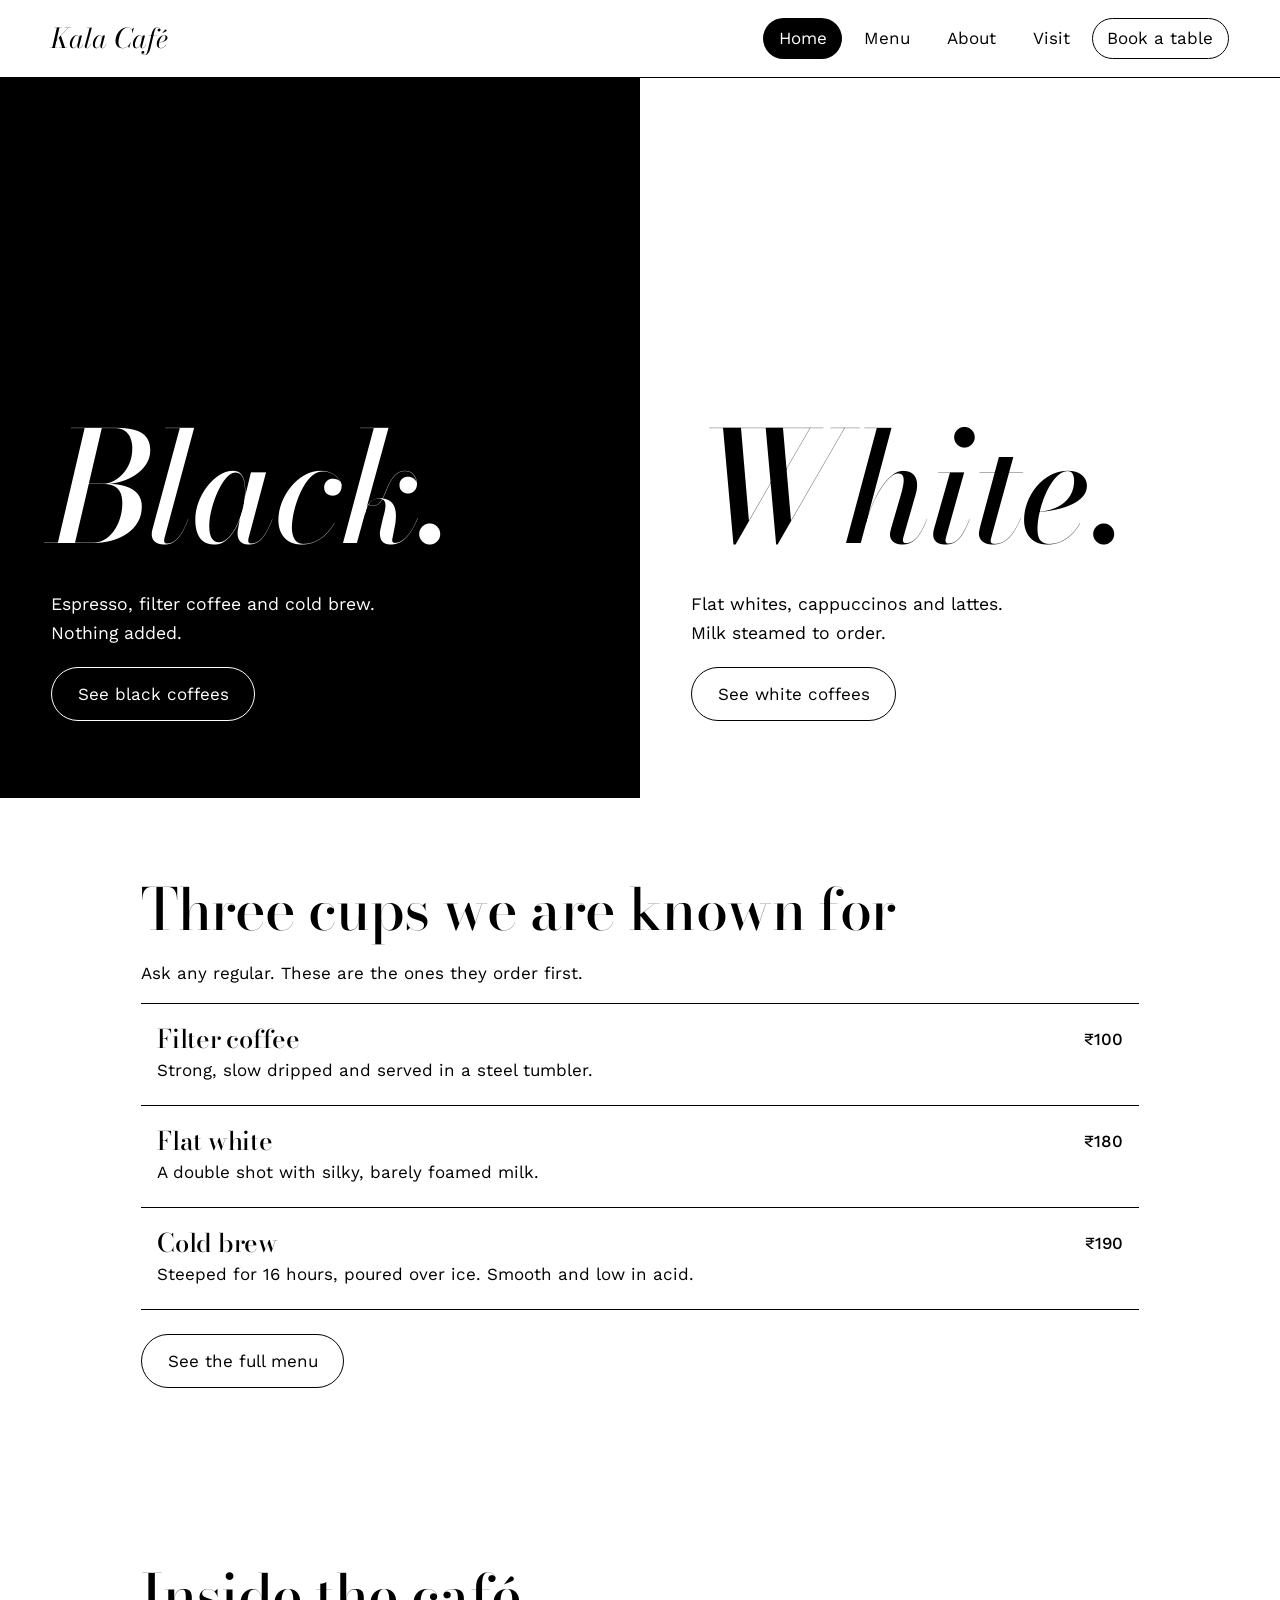
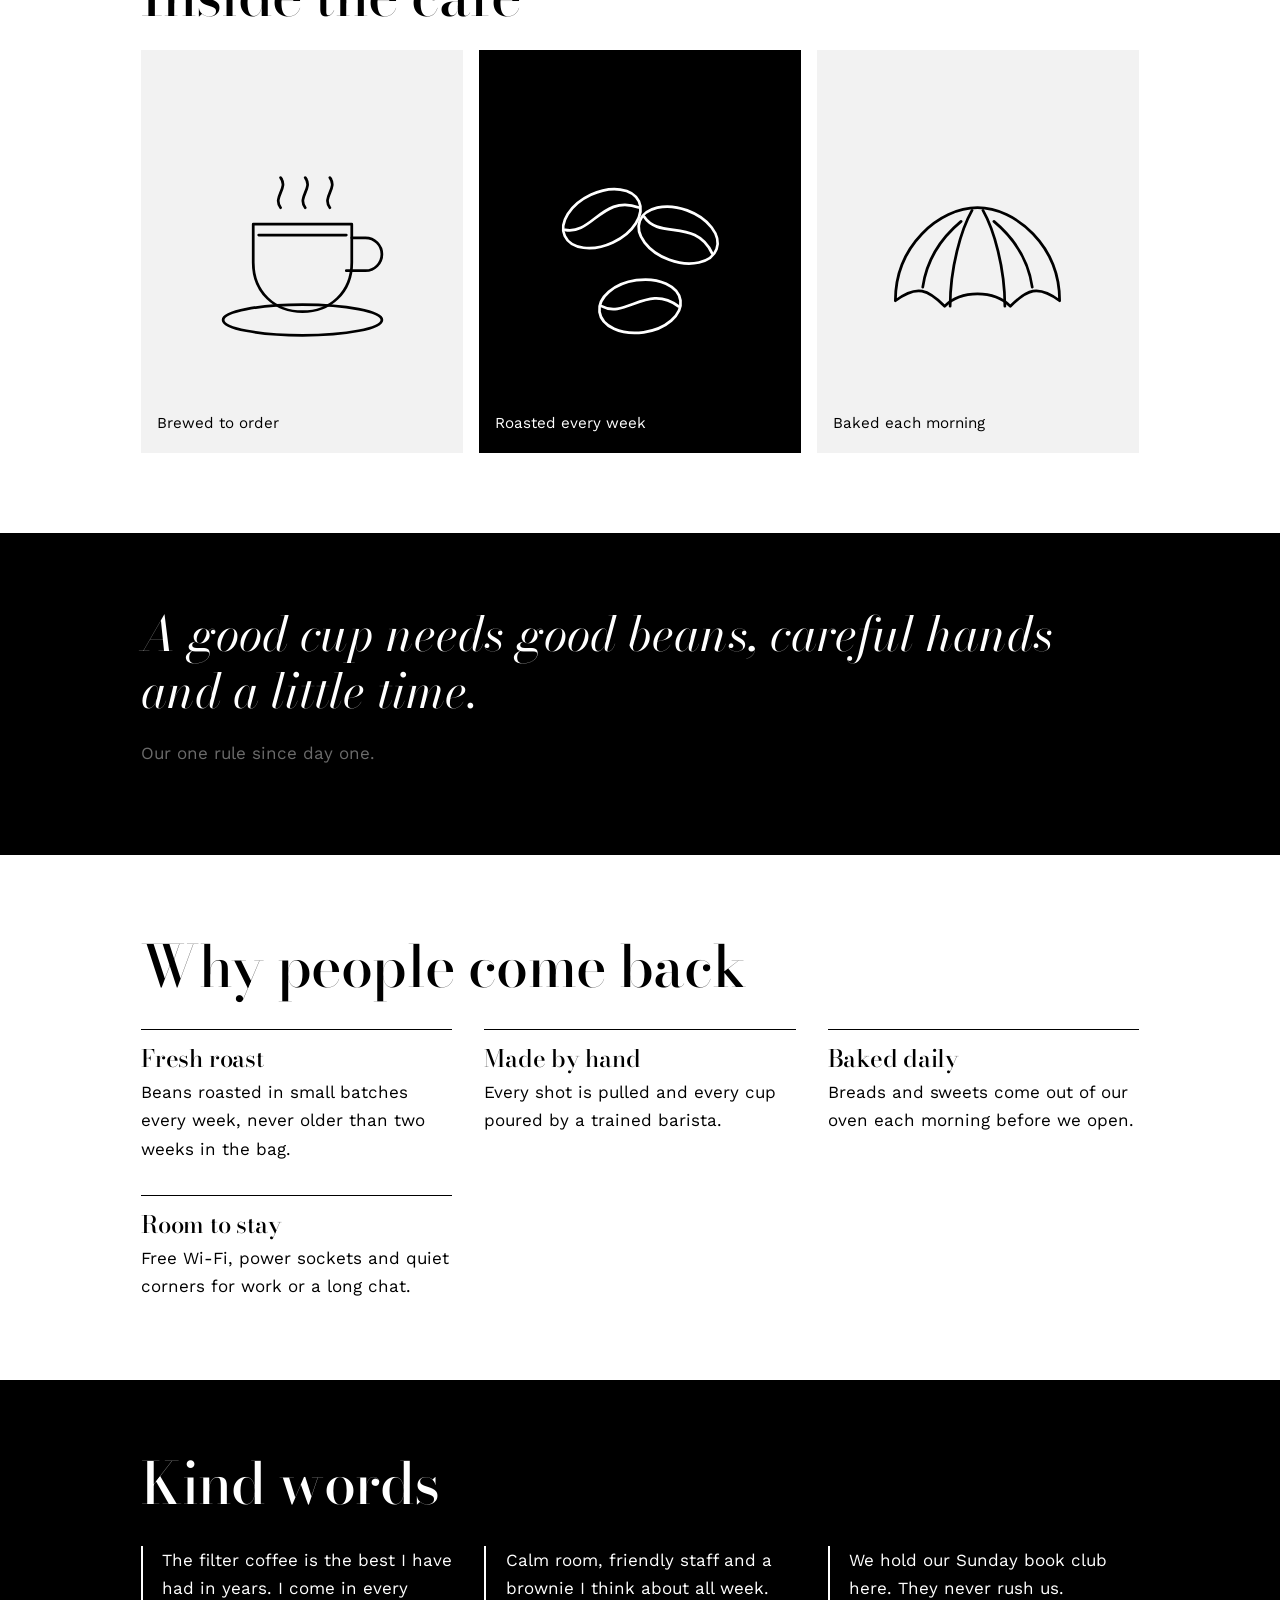
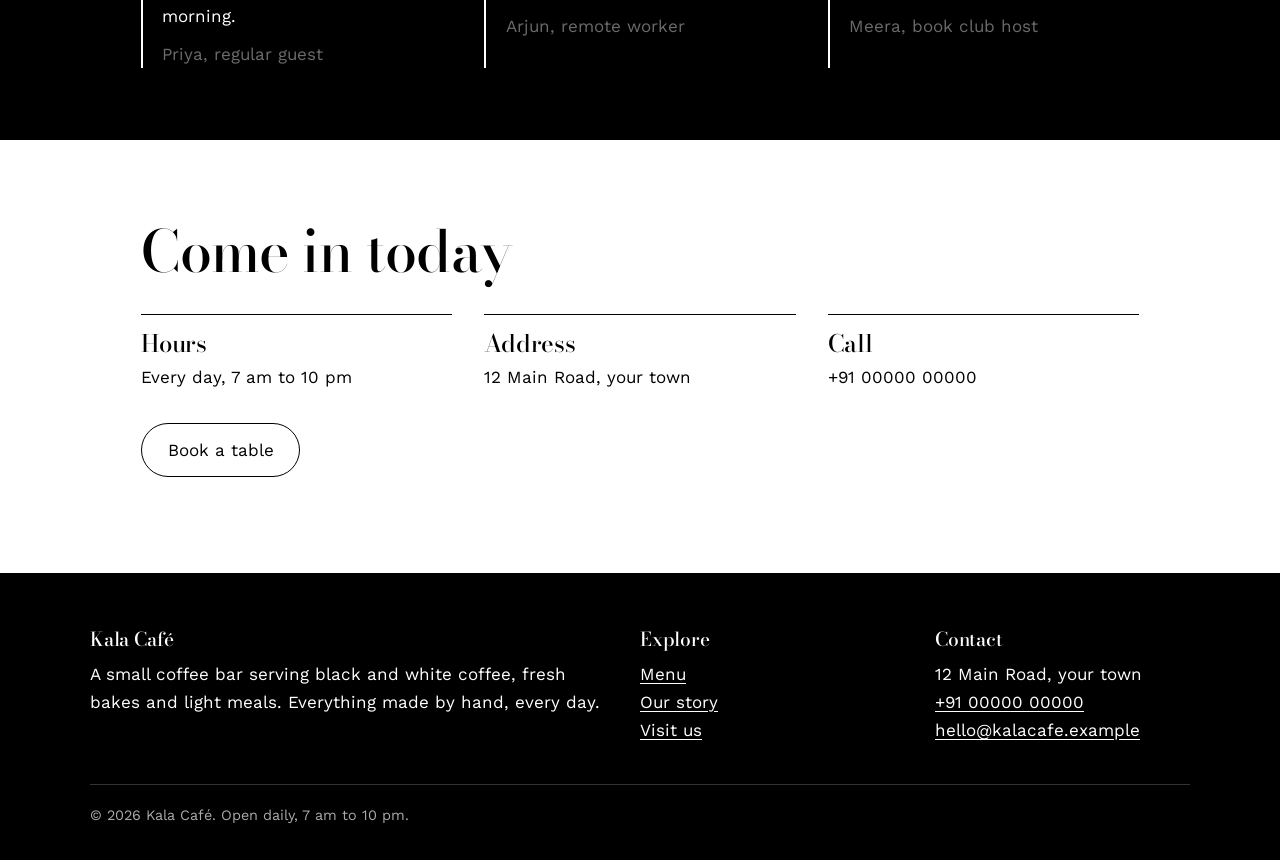
<file: index.html>
<!DOCTYPE html>
<html lang="en"><head><meta charset="utf-8"><meta name="viewport" content="width=device-width,initial-scale=1">
<title>Kala Café | Black or white coffee</title><meta name="description" content="Kala Café is a neighbourhood coffee bar serving black and white coffee, fresh bakes and light meals.">
<link rel="icon" href="data:image/svg+xml,%3Csvg xmlns='http://www.w3.org/2000/svg' viewBox='0 0 32 32'%3E%3Crect width='32' height='32' fill='black'/%3E%3Ctext x='16' y='23' font-size='22' text-anchor='middle' fill='white' font-family='serif'%3EK%3C/text%3E%3C/svg%3E">
<link rel="preconnect" href="https://fonts.googleapis.com"><link rel="preconnect" href="https://fonts.gstatic.com" crossorigin>
<link href="https://fonts.googleapis.com/css2?family=Bodoni+Moda:ital,wght@0,500;1,500&family=Work+Sans:wght@400;500&display=swap" rel="stylesheet">
<link rel="stylesheet" href="style.css"></head><body>
<header><a class="logo" href="index.html">Kala Café</a><button class="mt" aria-expanded="false" aria-label="Menu">Menu</button>
<nav aria-label="Main"><a href="index.html" aria-current="page">Home</a><a href="menu.html">Menu</a><a href="about.html">About</a><a href="contact.html">Visit</a><a class="cta" href="contact.html#book">Book a table</a></nav></header><main>
<h1 class="sr">Kala Café</h1>
<section class="split" aria-label="Coffee, black or white">
<div class="dark half"><h2>Black.</h2><p>Espresso, filter coffee and cold brew. Nothing added.</p><a class="btn" href="menu.html#black">See black coffees</a></div>
<div class="half"><h2>White.</h2><p>Flat whites, cappuccinos and lattes. Milk steamed to order.</p><a class="btn" href="menu.html#white">See white coffees</a></div></section>
<section class="sec"><h2>Three cups we are known for</h2><p>Ask any regular. These are the ones they order first.</p>
<div class="rows"><a href="menu.html#black"><h3>Filter coffee</h3><b>₹100</b><span>Strong, slow dripped and served in a steel tumbler.</span></a>
<a href="menu.html#white"><h3>Flat white</h3><b>₹180</b><span>A double shot with silky, barely foamed milk.</span></a>
<a href="menu.html#black"><h3>Cold brew</h3><b>₹190</b><span>Steeped for 16 hours, poured over ice. Smooth and low in acid.</span></a></div>
<p style="margin-top:1.5rem"><a class="btn" href="menu.html">See the full menu</a></p></section>
<section class="sec"><h2>Inside the café</h2><div class="gal"><figure class="fig"><img src="images/cup.svg" alt="Line drawing of a coffee cup on a saucer"><figcaption>Brewed to order</figcaption></figure><figure class="fig d"><img src="images/beans.svg" alt="Line drawing of coffee beans"><figcaption>Roasted every week</figcaption></figure><figure class="fig"><img src="images/croissant.svg" alt="Line drawing of a croissant"><figcaption>Baked each morning</figcaption></figure></div></section>
<section class="band"><div class="sec"><p class="quote">A good cup needs good beans, careful hands and a little time.</p><p>Our one rule since day one.</p></div></section>
<section class="sec"><h2>Why people come back</h2><div class="grid">
<div><h3>Fresh roast</h3><p>Beans roasted in small batches every week, never older than two weeks in the bag.</p></div>
<div><h3>Made by hand</h3><p>Every shot is pulled and every cup poured by a trained barista.</p></div>
<div><h3>Baked daily</h3><p>Breads and sweets come out of our oven each morning before we open.</p></div>
<div><h3>Room to stay</h3><p>Free Wi-Fi, power sockets and quiet corners for work or a long chat.</p></div></div></section>
<section class="band"><div class="sec"><h2>Kind words</h2><div class="reviews">
<blockquote>The filter coffee is the best I have had in years. I come in every morning.<cite>Priya, regular guest</cite></blockquote>
<blockquote>Calm room, friendly staff and a brownie I think about all week.<cite>Arjun, remote worker</cite></blockquote>
<blockquote>We hold our Sunday book club here. They never rush us.<cite>Meera, book club host</cite></blockquote></div></div></section>
<section class="sec"><h2>Come in today</h2><div class="grid">
<div><h3>Hours</h3><p>Every day, 7 am to 10 pm</p></div><div><h3>Address</h3><p>12 Main Road, your town</p></div><div><h3>Call</h3><p>+91 00000 00000</p></div></div>
<p style="margin-top:2rem"><a class="btn" href="contact.html#book">Book a table</a></p></section>
</main><footer><div class="fg">
<div><h3>Kala Café</h3><p>A small coffee bar serving black and white coffee, fresh bakes and light meals. Everything made by hand, every day.</p></div>
<div><h3>Explore</h3><ul><li><a href="menu.html">Menu</a></li><li><a href="about.html">Our story</a></li><li><a href="contact.html">Visit us</a></li></ul></div>
<div><h3>Contact</h3><ul><li>12 Main Road, your town</li><li><a href="tel:+910000000000">+91 00000 00000</a></li><li><a href="mailto:hello@kalacafe.example">hello@kalacafe.example</a></li></ul></div>
</div><p class="copy">© 2026 Kala Café. Open daily, 7 am to 10 pm.</p></footer><script>var b=document.querySelector('.mt'),n=document.querySelector('nav');b.onclick=function(){var o=n.classList.toggle('open');b.setAttribute('aria-expanded',o)}</script></body></html>
</file>
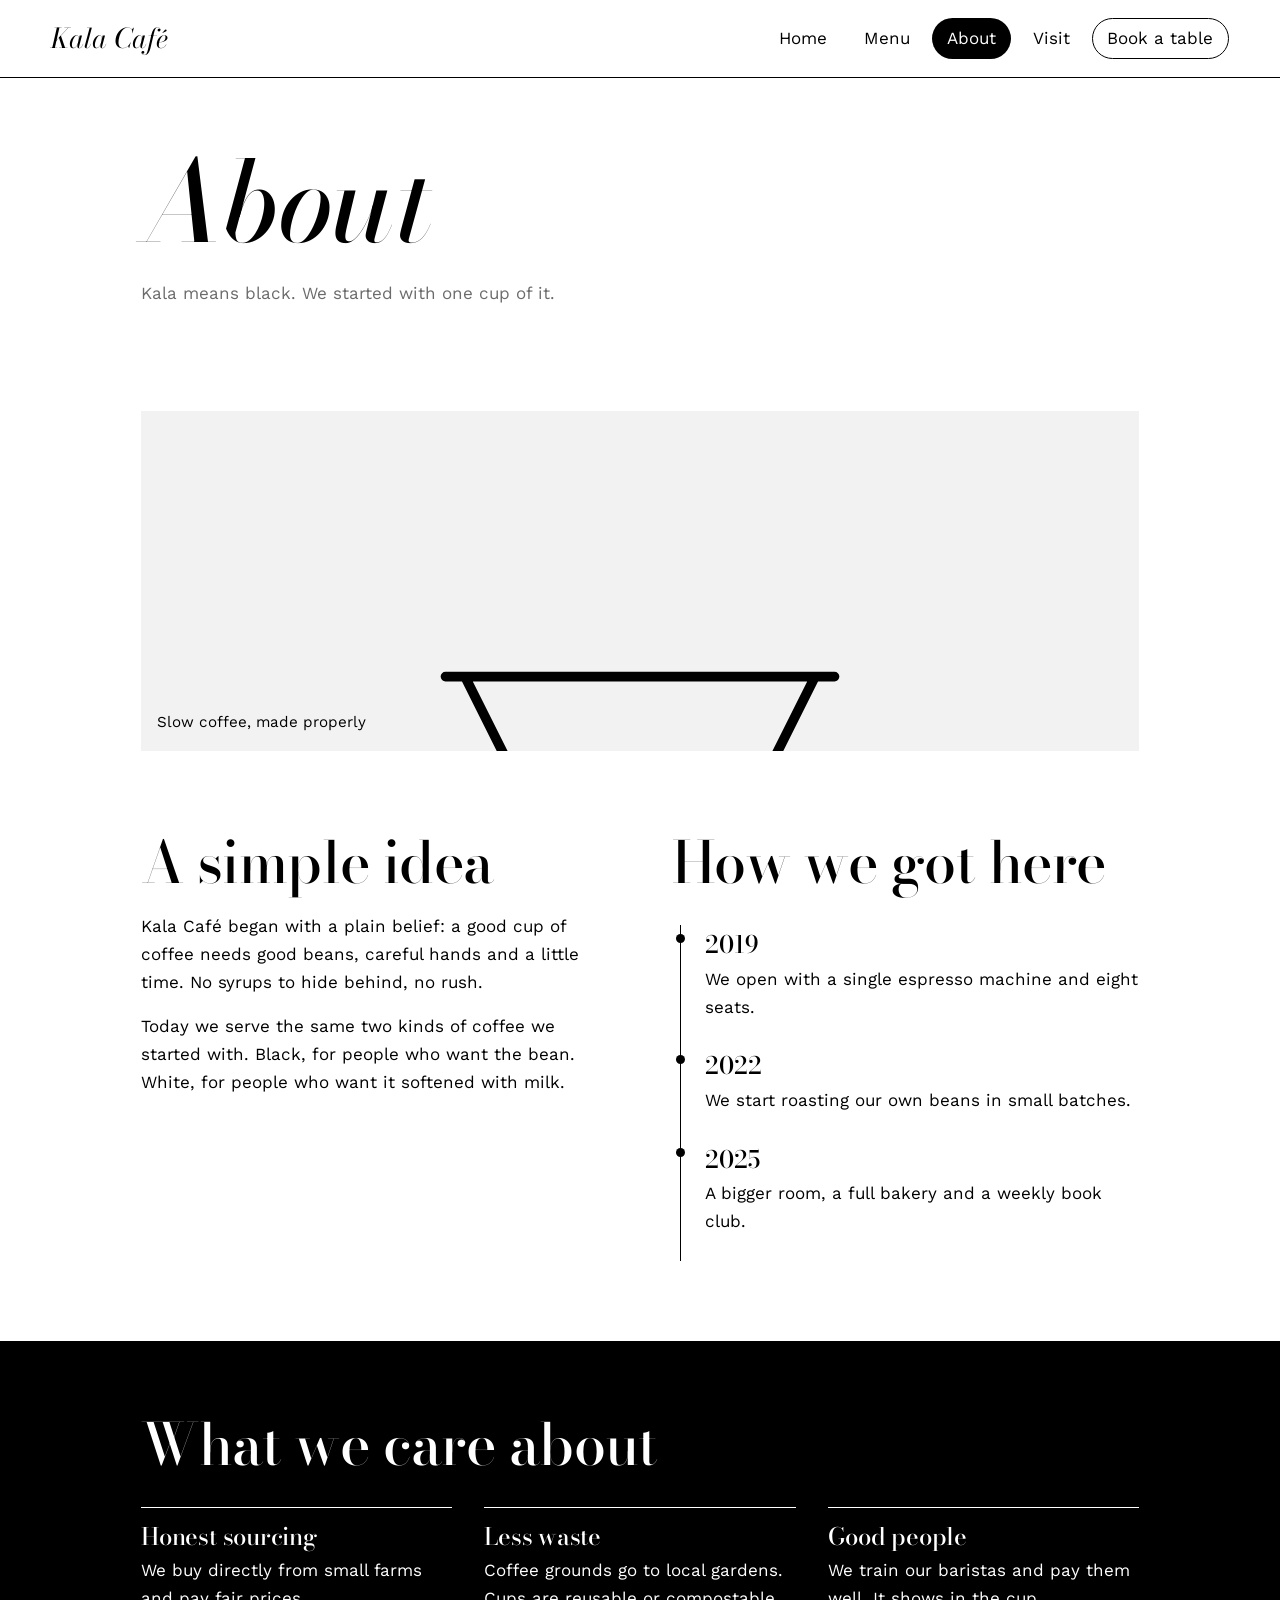
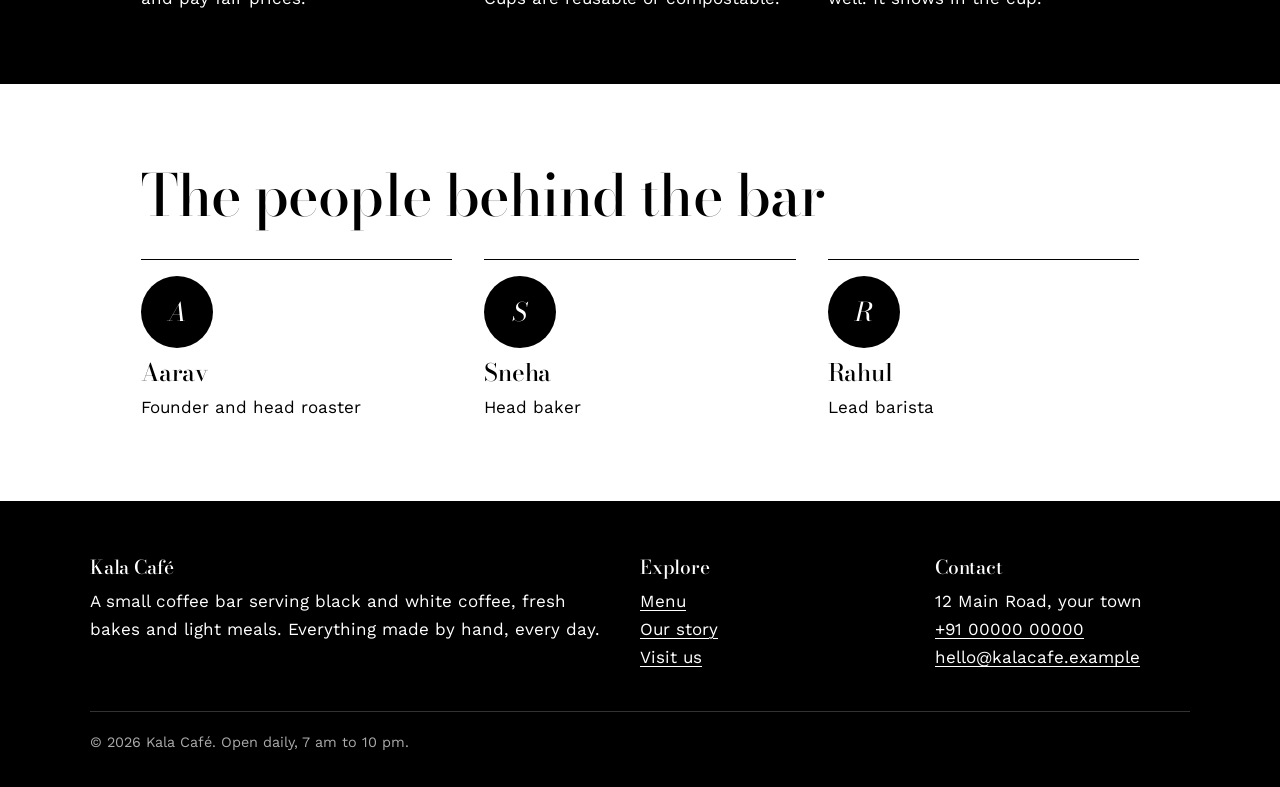
<file: about.html>
<!DOCTYPE html>
<html lang="en"><head><meta charset="utf-8"><meta name="viewport" content="width=device-width,initial-scale=1">
<title>About | Kala Café</title><meta name="description" content="The story, people and values behind Kala Café.">
<link rel="icon" href="data:image/svg+xml,%3Csvg xmlns='http://www.w3.org/2000/svg' viewBox='0 0 32 32'%3E%3Crect width='32' height='32' fill='black'/%3E%3Ctext x='16' y='23' font-size='22' text-anchor='middle' fill='white' font-family='serif'%3EK%3C/text%3E%3C/svg%3E">
<link rel="preconnect" href="https://fonts.googleapis.com"><link rel="preconnect" href="https://fonts.gstatic.com" crossorigin>
<link href="https://fonts.googleapis.com/css2?family=Bodoni+Moda:ital,wght@0,500;1,500&family=Work+Sans:wght@400;500&display=swap" rel="stylesheet">
<link rel="stylesheet" href="style.css"></head><body>
<header><a class="logo" href="index.html">Kala Café</a><button class="mt" aria-expanded="false" aria-label="Menu">Menu</button>
<nav aria-label="Main"><a href="index.html">Home</a><a href="menu.html">Menu</a><a href="about.html" aria-current="page">About</a><a href="contact.html">Visit</a><a class="cta" href="contact.html#book">Book a table</a></nav></header><main>
<div class="page-title"><h1>About</h1><p>Kala means black. We started with one cup of it.</p></div>
<section class="sec" style="padding-bottom:0"><figure class="fig wide"><img src="images/pourover.svg" alt="Line drawing of a pour over coffee brewer"><figcaption>Slow coffee, made properly</figcaption></figure></section>
<section class="sec"><div class="two"><div><h2>A simple idea</h2>
<p>Kala Café began with a plain belief: a good cup of coffee needs good beans, careful hands and a little time. No syrups to hide behind, no rush.</p>
<p>Today we serve the same two kinds of coffee we started with. Black, for people who want the bean. White, for people who want it softened with milk.</p></div>
<div><h2>How we got here</h2><ul class="time">
<li><b>2019</b>We open with a single espresso machine and eight seats.</li>
<li><b>2022</b>We start roasting our own beans in small batches.</li>
<li><b>2025</b>A bigger room, a full bakery and a weekly book club.</li></ul></div></div></section>
<section class="band"><div class="sec"><h2>What we care about</h2><div class="grid">
<div><h3>Honest sourcing</h3><p>We buy directly from small farms and pay fair prices.</p></div>
<div><h3>Less waste</h3><p>Coffee grounds go to local gardens. Cups are reusable or compostable.</p></div>
<div><h3>Good people</h3><p>We train our baristas and pay them well. It shows in the cup.</p></div></div></div></section>
<section class="sec team"><h2>The people behind the bar</h2><div class="grid">
<div><div class="av">A</div><h3>Aarav</h3><p>Founder and head roaster</p></div>
<div><div class="av">S</div><h3>Sneha</h3><p>Head baker</p></div>
<div><div class="av">R</div><h3>Rahul</h3><p>Lead barista</p></div></div></section>
</main><footer><div class="fg">
<div><h3>Kala Café</h3><p>A small coffee bar serving black and white coffee, fresh bakes and light meals. Everything made by hand, every day.</p></div>
<div><h3>Explore</h3><ul><li><a href="menu.html">Menu</a></li><li><a href="about.html">Our story</a></li><li><a href="contact.html">Visit us</a></li></ul></div>
<div><h3>Contact</h3><ul><li>12 Main Road, your town</li><li><a href="tel:+910000000000">+91 00000 00000</a></li><li><a href="mailto:hello@kalacafe.example">hello@kalacafe.example</a></li></ul></div>
</div><p class="copy">© 2026 Kala Café. Open daily, 7 am to 10 pm.</p></footer><script>var b=document.querySelector('.mt'),n=document.querySelector('nav');b.onclick=function(){var o=n.classList.toggle('open');b.setAttribute('aria-expanded',o)}</script></body></html>
</file>
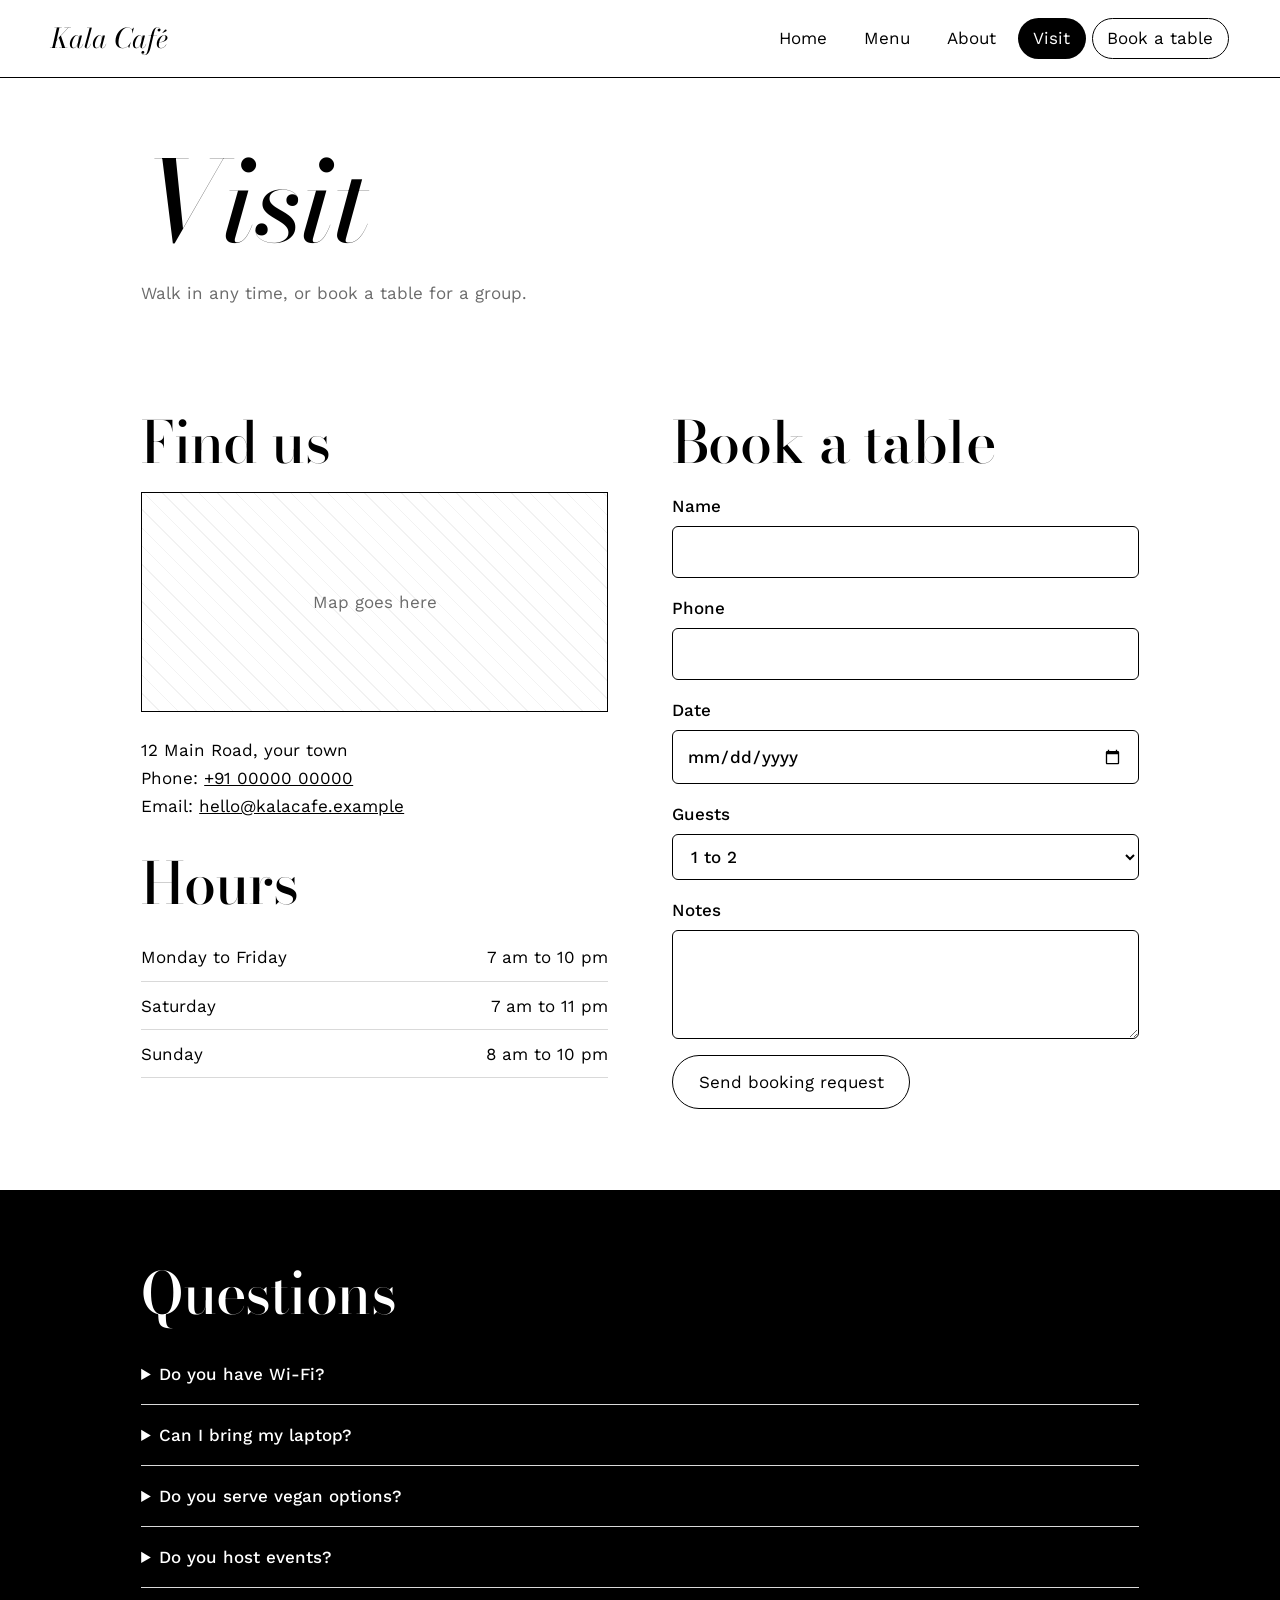
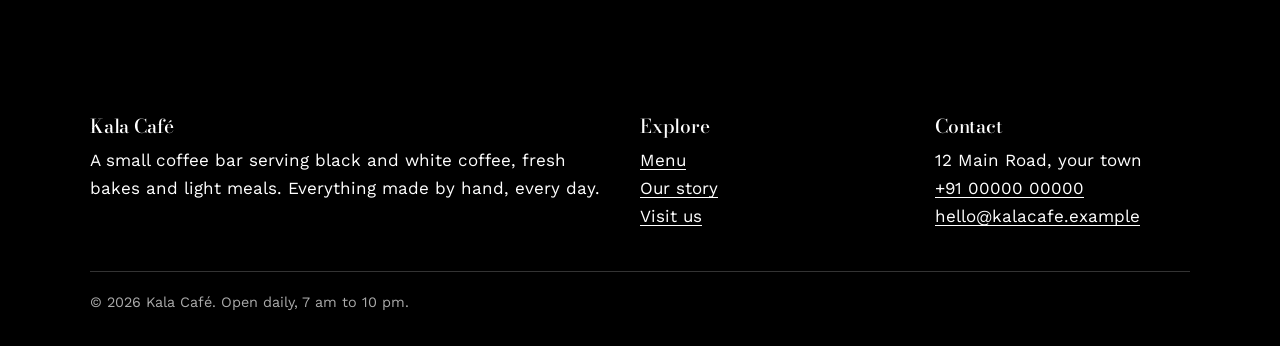
<file: contact.html>
<!DOCTYPE html>
<html lang="en"><head><meta charset="utf-8"><meta name="viewport" content="width=device-width,initial-scale=1">
<title>Visit | Kala Café</title><meta name="description" content="Opening hours, address, table booking and questions for Kala Café.">
<link rel="icon" href="data:image/svg+xml,%3Csvg xmlns='http://www.w3.org/2000/svg' viewBox='0 0 32 32'%3E%3Crect width='32' height='32' fill='black'/%3E%3Ctext x='16' y='23' font-size='22' text-anchor='middle' fill='white' font-family='serif'%3EK%3C/text%3E%3C/svg%3E">
<link rel="preconnect" href="https://fonts.googleapis.com"><link rel="preconnect" href="https://fonts.gstatic.com" crossorigin>
<link href="https://fonts.googleapis.com/css2?family=Bodoni+Moda:ital,wght@0,500;1,500&family=Work+Sans:wght@400;500&display=swap" rel="stylesheet">
<link rel="stylesheet" href="style.css"></head><body>
<header><a class="logo" href="index.html">Kala Café</a><button class="mt" aria-expanded="false" aria-label="Menu">Menu</button>
<nav aria-label="Main"><a href="index.html">Home</a><a href="menu.html">Menu</a><a href="about.html">About</a><a href="contact.html" aria-current="page">Visit</a><a class="cta" href="contact.html#book">Book a table</a></nav></header><main>
<div class="page-title"><h1>Visit</h1><p>Walk in any time, or book a table for a group.</p></div>
<section class="sec"><div class="two"><div><h2>Find us</h2><div class="map" role="img" aria-label="Map placeholder">Map goes here</div>
<p>12 Main Road, your town<br>Phone: <a href="tel:+910000000000">+91 00000 00000</a><br>Email: <a href="mailto:hello@kalacafe.example">hello@kalacafe.example</a></p>
<h2 style="margin-top:2rem">Hours</h2><table class="hours"><tr><td>Monday to Friday</td><td>7 am to 10 pm</td></tr><tr><td>Saturday</td><td>7 am to 11 pm</td></tr><tr><td>Sunday</td><td>8 am to 10 pm</td></tr></table></div>
<div id="book"><h2>Book a table</h2><form action="mailto:hello@kalacafe.example" method="post" enctype="text/plain">
<label>Name<input name="name" required></label><label>Phone<input name="phone" type="tel" required></label>
<label>Date<input name="date" type="date" required></label><label>Guests<select name="guests"><option>1 to 2</option><option>3 to 4</option><option>5 to 8</option><option>9 or more</option></select></label>
<label>Notes<textarea name="notes" rows="3"></textarea></label><button class="btn" type="submit">Send booking request</button></form></div></div></section>
<section class="band"><div class="sec"><h2>Questions</h2>
<details><summary>Do you have Wi-Fi?</summary><p>Yes, it is free. Ask at the counter for the password.</p></details>
<details><summary>Can I bring my laptop?</summary><p>Of course. We have sockets at most tables and welcome long working sessions.</p></details>
<details><summary>Do you serve vegan options?</summary><p>Yes. Any white coffee can be made with oat milk, and several bakes are vegan on request.</p></details>
<details><summary>Do you host events?</summary><p>We host book clubs, small workshops and private gatherings. Email us for dates.</p></details></div></section>
</main><footer><div class="fg">
<div><h3>Kala Café</h3><p>A small coffee bar serving black and white coffee, fresh bakes and light meals. Everything made by hand, every day.</p></div>
<div><h3>Explore</h3><ul><li><a href="menu.html">Menu</a></li><li><a href="about.html">Our story</a></li><li><a href="contact.html">Visit us</a></li></ul></div>
<div><h3>Contact</h3><ul><li>12 Main Road, your town</li><li><a href="tel:+910000000000">+91 00000 00000</a></li><li><a href="mailto:hello@kalacafe.example">hello@kalacafe.example</a></li></ul></div>
</div><p class="copy">© 2026 Kala Café. Open daily, 7 am to 10 pm.</p></footer><script>var b=document.querySelector('.mt'),n=document.querySelector('nav');b.onclick=function(){var o=n.classList.toggle('open');b.setAttribute('aria-expanded',o)}</script></body></html>
</file>
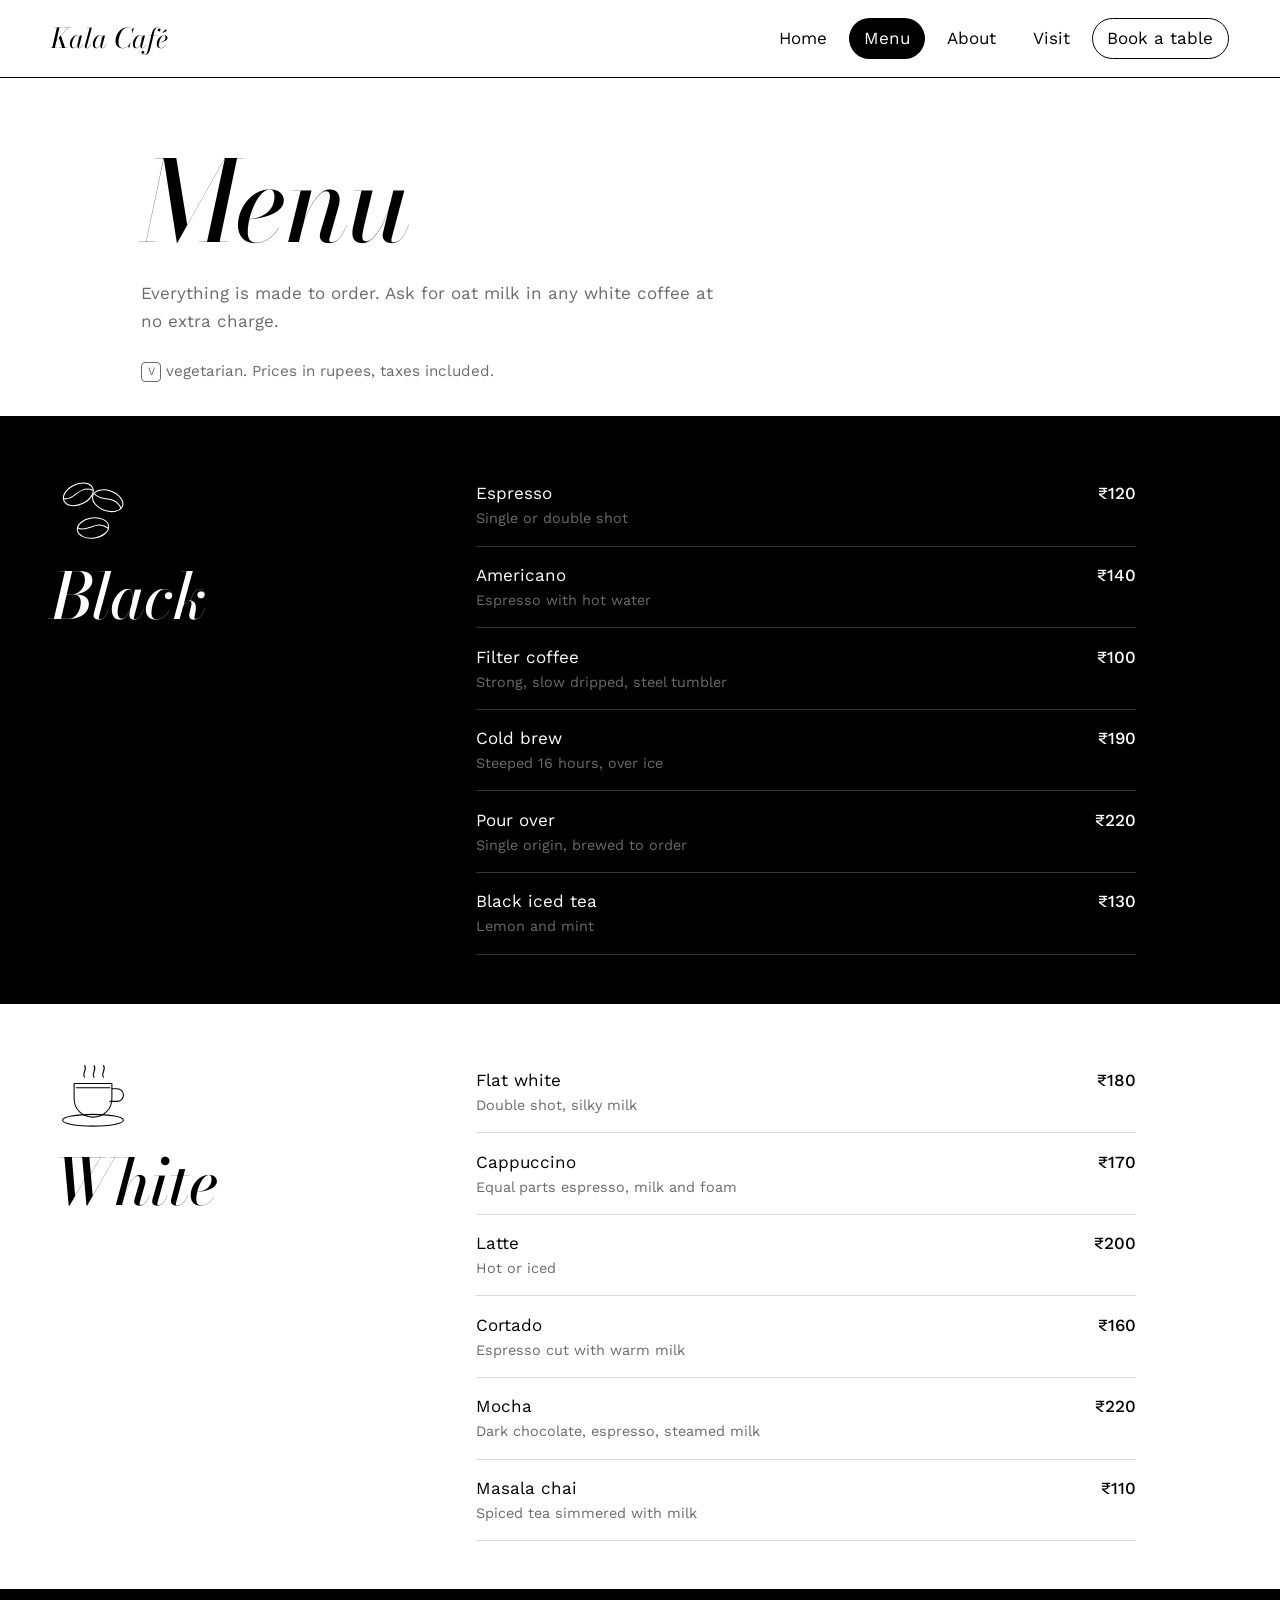
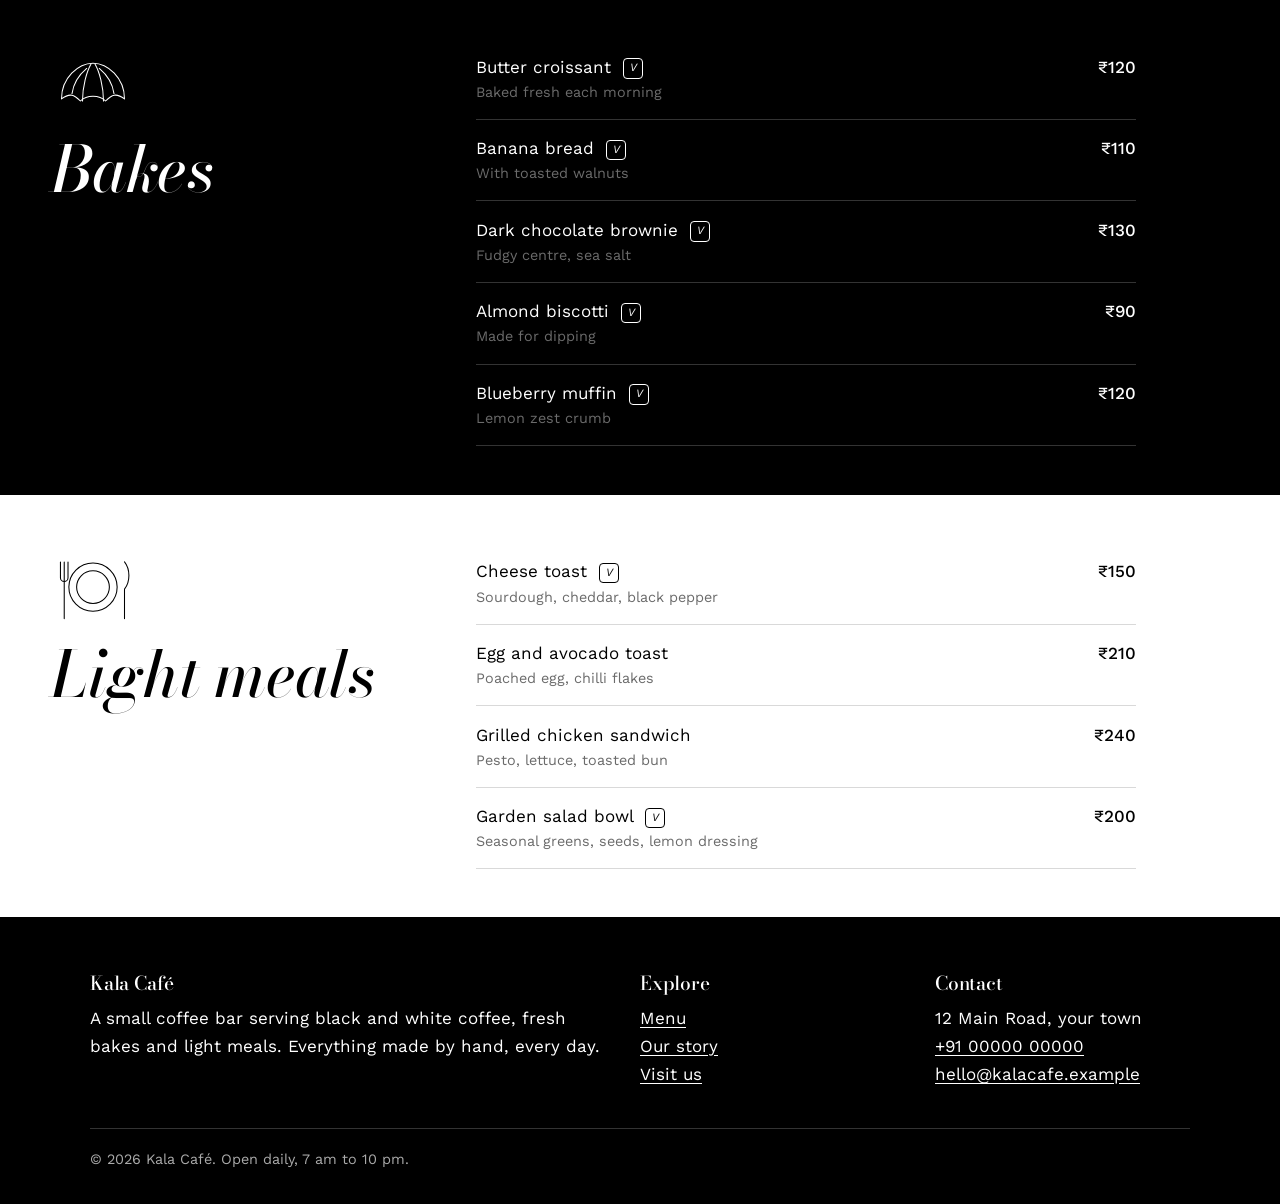
<file: menu.html>
<!DOCTYPE html>
<html lang="en"><head><meta charset="utf-8"><meta name="viewport" content="width=device-width,initial-scale=1">
<title>Menu | Kala Café</title><meta name="description" content="Black coffee, white coffee, fresh bakes and light meals at Kala Café.">
<link rel="icon" href="data:image/svg+xml,%3Csvg xmlns='http://www.w3.org/2000/svg' viewBox='0 0 32 32'%3E%3Crect width='32' height='32' fill='black'/%3E%3Ctext x='16' y='23' font-size='22' text-anchor='middle' fill='white' font-family='serif'%3EK%3C/text%3E%3C/svg%3E">
<link rel="preconnect" href="https://fonts.googleapis.com"><link rel="preconnect" href="https://fonts.gstatic.com" crossorigin>
<link href="https://fonts.googleapis.com/css2?family=Bodoni+Moda:ital,wght@0,500;1,500&family=Work+Sans:wght@400;500&display=swap" rel="stylesheet">
<link rel="stylesheet" href="style.css"></head><body>
<header><a class="logo" href="index.html">Kala Café</a><button class="mt" aria-expanded="false" aria-label="Menu">Menu</button>
<nav aria-label="Main"><a href="index.html">Home</a><a href="menu.html" aria-current="page">Menu</a><a href="about.html">About</a><a href="contact.html">Visit</a><a class="cta" href="contact.html#book">Book a table</a></nav></header><main>
<div class="page-title"><h1>Menu</h1><p>Everything is made to order. Ask for oat milk in any white coffee at no extra charge.</p></div>
<p class="legend"><span class="tag" style="margin:0">V</span> vegetarian. Prices in rupees, taxes included.</p>
<section class="menu-block inv" id="black"><div><img class="mi" src="images/beans.svg" alt=""><h2>Black</h2></div><ul><li><span>Espresso<small>Single or double shot</small></span><b>₹120</b></li><li><span>Americano<small>Espresso with hot water</small></span><b>₹140</b></li><li><span>Filter coffee<small>Strong, slow dripped, steel tumbler</small></span><b>₹100</b></li><li><span>Cold brew<small>Steeped 16 hours, over ice</small></span><b>₹190</b></li><li><span>Pour over<small>Single origin, brewed to order</small></span><b>₹220</b></li><li><span>Black iced tea<small>Lemon and mint</small></span><b>₹130</b></li></ul></section>
<section class="menu-block" id="white"><div><img class="mi" src="images/cup.svg" alt=""><h2>White</h2></div><ul><li><span>Flat white<small>Double shot, silky milk</small></span><b>₹180</b></li><li><span>Cappuccino<small>Equal parts espresso, milk and foam</small></span><b>₹170</b></li><li><span>Latte<small>Hot or iced</small></span><b>₹200</b></li><li><span>Cortado<small>Espresso cut with warm milk</small></span><b>₹160</b></li><li><span>Mocha<small>Dark chocolate, espresso, steamed milk</small></span><b>₹220</b></li><li><span>Masala chai<small>Spiced tea simmered with milk</small></span><b>₹110</b></li></ul></section>
<section class="menu-block inv" id="bakes"><div><img class="mi" src="images/croissant.svg" alt=""><h2>Bakes</h2></div><ul><li><span>Butter croissant <em class="tag">V</em><small>Baked fresh each morning</small></span><b>₹120</b></li><li><span>Banana bread <em class="tag">V</em><small>With toasted walnuts</small></span><b>₹110</b></li><li><span>Dark chocolate brownie <em class="tag">V</em><small>Fudgy centre, sea salt</small></span><b>₹130</b></li><li><span>Almond biscotti <em class="tag">V</em><small>Made for dipping</small></span><b>₹90</b></li><li><span>Blueberry muffin <em class="tag">V</em><small>Lemon zest crumb</small></span><b>₹120</b></li></ul></section>
<section class="menu-block" id="meals"><div><img class="mi" src="images/plate.svg" alt=""><h2>Light meals</h2></div><ul><li><span>Cheese toast <em class="tag">V</em><small>Sourdough, cheddar, black pepper</small></span><b>₹150</b></li><li><span>Egg and avocado toast<small>Poached egg, chilli flakes</small></span><b>₹210</b></li><li><span>Grilled chicken sandwich<small>Pesto, lettuce, toasted bun</small></span><b>₹240</b></li><li><span>Garden salad bowl <em class="tag">V</em><small>Seasonal greens, seeds, lemon dressing</small></span><b>₹200</b></li></ul></section>
</main><footer><div class="fg">
<div><h3>Kala Café</h3><p>A small coffee bar serving black and white coffee, fresh bakes and light meals. Everything made by hand, every day.</p></div>
<div><h3>Explore</h3><ul><li><a href="menu.html">Menu</a></li><li><a href="about.html">Our story</a></li><li><a href="contact.html">Visit us</a></li></ul></div>
<div><h3>Contact</h3><ul><li>12 Main Road, your town</li><li><a href="tel:+910000000000">+91 00000 00000</a></li><li><a href="mailto:hello@kalacafe.example">hello@kalacafe.example</a></li></ul></div>
</div><p class="copy">© 2026 Kala Café. Open daily, 7 am to 10 pm.</p></footer><script>var b=document.querySelector('.mt'),n=document.querySelector('nav');b.onclick=function(){var o=n.classList.toggle('open');b.setAttribute('aria-expanded',o)}</script></body></html>
</file>
<file: style.css>
:root{--k:#000;--w:#fff;--g:#6b6b6b;--line:#d9d9d9}
*{box-sizing:border-box;margin:0;padding:0}
html{scroll-behavior:smooth}
body{font-family:'Work Sans',system-ui,sans-serif;background:var(--w);color:var(--k);line-height:1.65;font-size:17px}
h1,h2,h3{font-family:'Bodoni Moda',Georgia,serif;font-weight:500;line-height:1.08;letter-spacing:-.01em}
a{color:inherit}
:focus-visible{outline:3px solid currentColor;outline-offset:3px}
.sr{position:absolute;left:-9999px}
header{position:sticky;top:0;z-index:5;background:var(--w);display:flex;justify-content:space-between;align-items:center;padding:1rem 4vw;border-bottom:1px solid var(--k)}
.logo{font-family:'Bodoni Moda',Georgia,serif;font-size:1.7rem;text-decoration:none;font-style:italic}
nav{display:flex;gap:.4rem;align-items:center}
nav a{text-decoration:none;padding:.35rem .9rem;border:1px solid transparent;border-radius:99px}
nav a:hover{border-color:var(--k)}
nav a[aria-current]{background:var(--k);color:var(--w)}
nav .cta{border-color:var(--k)}
.mt{display:none;background:none;border:1px solid var(--k);border-radius:99px;padding:.35rem .9rem;font:inherit;cursor:pointer}
.split{display:grid;grid-template-columns:1fr 1fr;min-height:80vh}
.half{padding:6vw 4vw;display:flex;flex-direction:column;justify-content:flex-end;gap:1.2rem}
.half h2{font-size:clamp(4rem,12vw,10rem);font-style:italic}
.half p{max-width:30ch;font-size:1.1rem}
.dark{background:var(--k);color:var(--w)}
.btn{display:inline-block;align-self:flex-start;text-decoration:none;padding:.75rem 1.6rem;border:1px solid currentColor;border-radius:99px;background:none;color:inherit;font:inherit;cursor:pointer;transition:background .2s,color .2s}
.dark .btn:hover,.band .btn:hover{background:var(--w);color:var(--k)}
.half:not(.dark) .btn:hover,.sec .btn:hover{background:var(--k);color:var(--w)}
.sec{padding:5rem 4vw;max-width:1100px;margin:0 auto}
.sec h2{font-size:clamp(2.2rem,5vw,3.6rem);margin-bottom:1.2rem}
.sec p{max-width:62ch;margin-bottom:1rem}
.band{background:var(--k);color:var(--w)}
.band .sec{padding:4.5rem 4vw}
.grid{display:grid;grid-template-columns:repeat(auto-fit,minmax(230px,1fr));gap:2rem;margin-top:2rem}
.grid>div{border-top:1px solid currentColor;padding-top:1rem}
.grid h3{font-size:1.5rem;margin-bottom:.4rem}
.grid p{margin:0}
.rows a{display:grid;grid-template-columns:1fr auto;gap:.2rem 2rem;padding:1.3rem 1rem;border-bottom:1px solid var(--k);text-decoration:none;transition:background .2s,color .2s}
.rows a:first-child{border-top:1px solid var(--k)}
.rows a:hover{background:var(--k);color:var(--w)}
.rows h3{font-size:1.6rem}.rows span{grid-column:1}.rows b{grid-row:1;grid-column:2;font-weight:500}
.quote{font-family:'Bodoni Moda',Georgia,serif;font-style:italic;font-size:clamp(1.8rem,4vw,3rem);line-height:1.2;max-width:24ch}
.quote+p{margin-top:1.2rem;color:var(--g)}
.reviews{display:grid;grid-template-columns:repeat(auto-fit,minmax(260px,1fr));gap:2rem;margin-top:2rem}
.reviews blockquote{border-left:2px solid currentColor;padding-left:1.2rem}
.reviews cite{display:block;margin-top:.6rem;font-style:normal;color:var(--g)}
.page-title{padding:4rem 4vw 1.5rem;max-width:1100px;margin:0 auto}
.page-title h1{font-size:clamp(3rem,9vw,7rem);font-style:italic}
.page-title p{margin-top:1rem;color:var(--g);max-width:52ch}
.menu-block{display:grid;grid-template-columns:1fr 2fr;gap:3rem;padding:3rem 4vw;border-top:1px solid var(--k)}
.menu-block.inv{background:var(--k);color:var(--w)}
.menu-block h2{font-size:clamp(2.5rem,5vw,4rem);font-style:italic}
.menu-block ul{list-style:none;max-width:660px}
.menu-block li{display:flex;justify-content:space-between;gap:1rem;padding:.9rem 0;border-bottom:1px solid var(--line)}
.inv li{border-color:#333}
.menu-block small{display:block;color:var(--g);font-size:.9rem}
.menu-block li b{font-weight:500;white-space:nowrap}
.tag{display:inline-block;border:1px solid currentColor;border-radius:4px;font-size:.7rem;padding:0 .35rem;margin-left:.4rem;vertical-align:middle}
.legend{max-width:1100px;margin:0 auto;padding:0 4vw 2rem;color:var(--g);font-size:.95rem}
.time{list-style:none;border-left:1px solid currentColor;margin:2rem 0 0 .5rem}
.time li{padding:0 0 1.6rem 1.5rem;position:relative}
.time li::before{content:"";position:absolute;left:-5px;top:.55rem;width:9px;height:9px;border-radius:50%;background:currentColor}
.time b{font-family:'Bodoni Moda',Georgia,serif;font-size:1.5rem;font-weight:500;display:block}
.team .av{width:72px;height:72px;border-radius:50%;background:var(--k);color:var(--w);display:grid;place-items:center;font-family:'Bodoni Moda',serif;font-style:italic;font-size:1.6rem;margin-bottom:.8rem}
.two{display:grid;grid-template-columns:1fr 1fr;gap:4rem}
.hours{width:100%;border-collapse:collapse;margin:0 0 2rem}
.hours td{padding:.6rem 0;border-bottom:1px solid var(--line)}
.hours td:last-child{text-align:right}
form label{display:block;margin:0 0 1rem;font-weight:500}
form input,form textarea,form select{display:block;width:100%;margin-top:.35rem;padding:.7rem .9rem;border:1px solid var(--k);border-radius:6px;font:inherit;background:var(--w)}
details{border-bottom:1px solid var(--line);padding:1rem 0}
summary{cursor:pointer;font-weight:500}
details p{margin:.6rem 0 0}
.map{height:220px;border:1px solid var(--k);display:grid;place-items:center;color:var(--g);margin-bottom:1.5rem;background:repeating-linear-gradient(45deg,#fff,#fff 12px,#f2f2f2 12px,#f2f2f2 13px)}
footer{background:var(--k);color:var(--w);padding:3.5rem 4vw 2rem}
.fg{display:grid;grid-template-columns:2fr 1fr 1fr;gap:2.5rem;max-width:1100px;margin:0 auto}
footer h3{font-size:1.2rem;margin-bottom:.6rem}
footer ul{list-style:none}footer a{text-underline-offset:3px}
.copy{max-width:1100px;margin:2.5rem auto 0;border-top:1px solid #333;padding-top:1.2rem;color:#aaa;font-size:.9rem}
@media(max-width:760px){.mt{display:block}nav{display:none;position:absolute;top:100%;left:0;right:0;background:var(--w);flex-direction:column;align-items:stretch;padding:1rem 4vw;border-bottom:1px solid var(--k)}nav.open{display:flex}.split,.menu-block,.two,.fg{grid-template-columns:1fr}.split{min-height:0}.half{min-height:46vh}.menu-block{gap:1rem}}
@media(prefers-reduced-motion:reduce){*{transition:none!important;scroll-behavior:auto!important}}

.gal{display:grid;grid-template-columns:repeat(3,1fr);gap:1rem;margin-top:1.5rem}
.fig{margin:0;position:relative;overflow:hidden;background:#f2f2f2;aspect-ratio:4/5;display:grid;place-items:center}
.fig img{width:68%}
.fig.d{background:#000;color:#fff}.fig.d img{filter:invert(1)}
.fig figcaption{position:absolute;left:1rem;bottom:1rem;font-size:.95rem}
.fig .photo{width:100%;height:100%;object-fit:cover;filter:grayscale(1)}
.fig.wide{aspect-ratio:auto;height:340px}.fig.wide img{width:auto;height:78%}
.mi{width:84px;height:84px;margin-bottom:.8rem;display:block}.inv .mi{filter:invert(1)}
@media(max-width:760px){.gal{grid-template-columns:1fr}.fig{aspect-ratio:4/3}}
</file>
